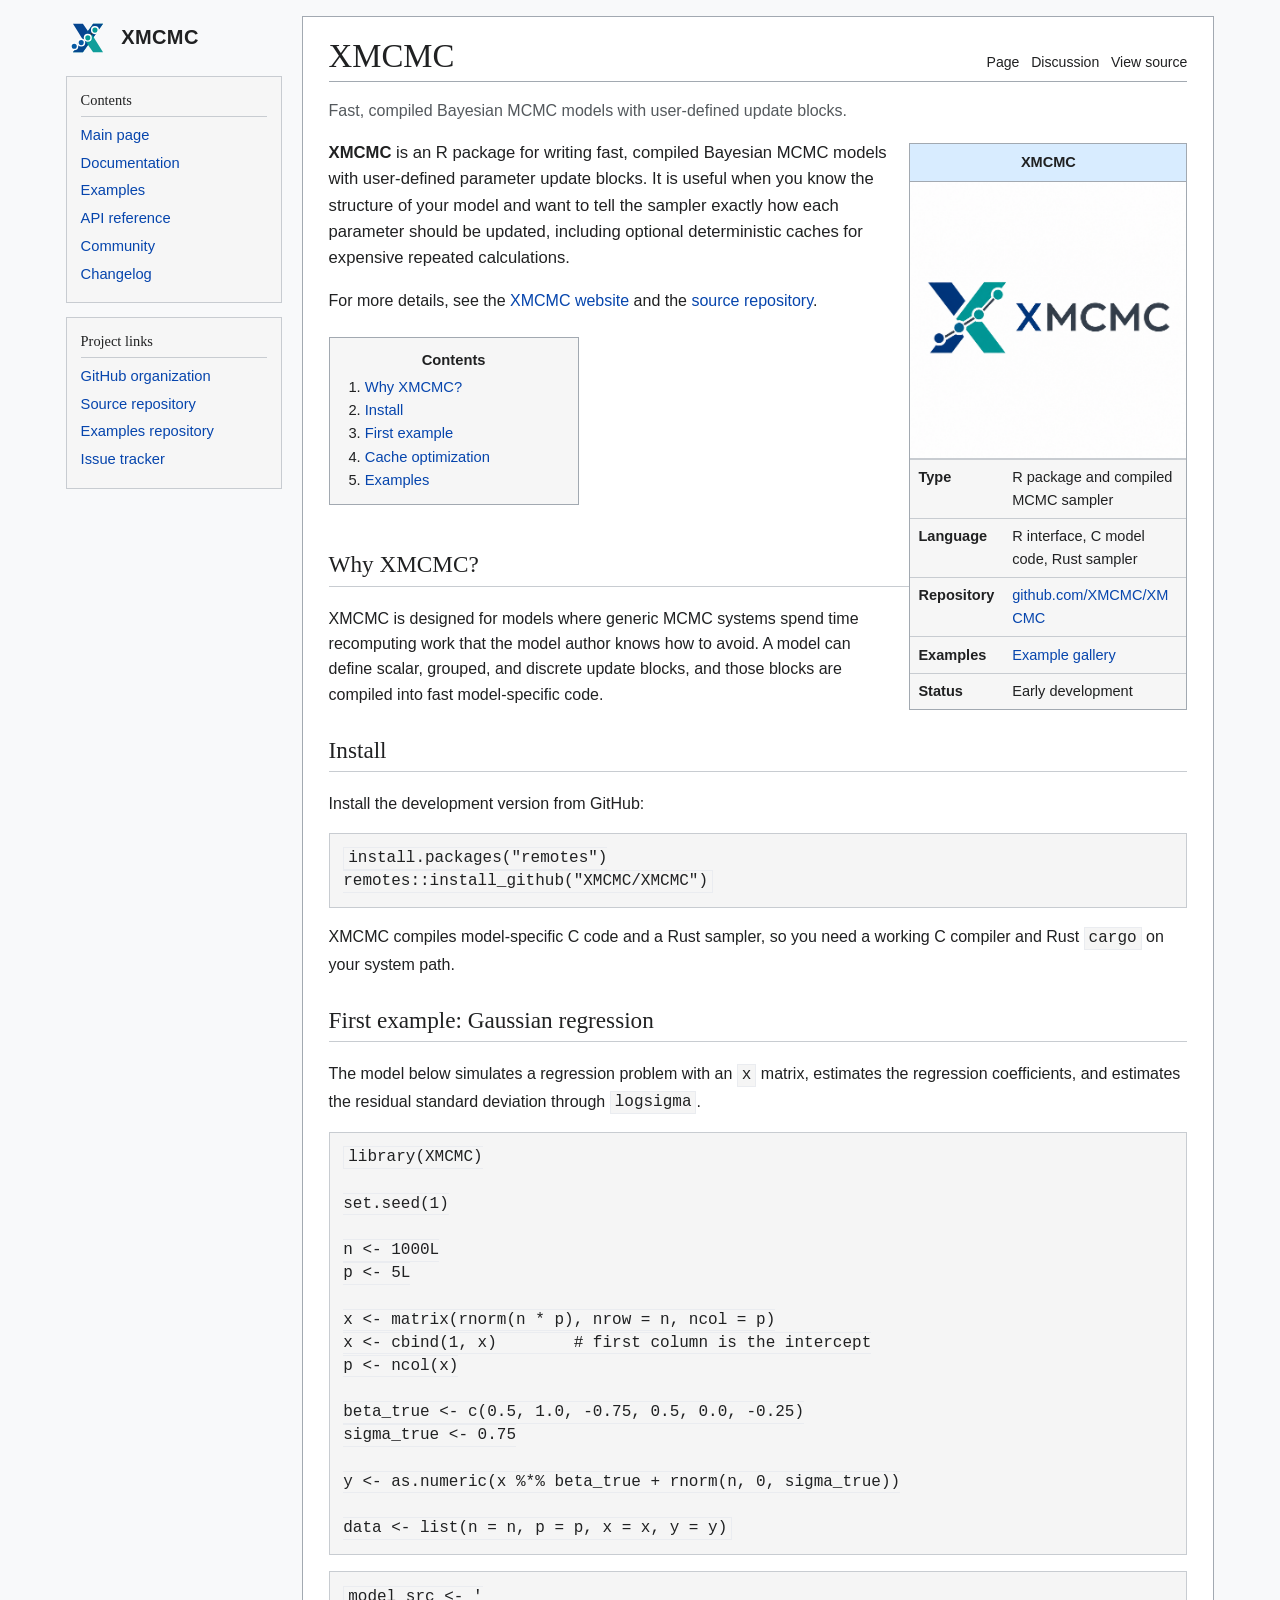
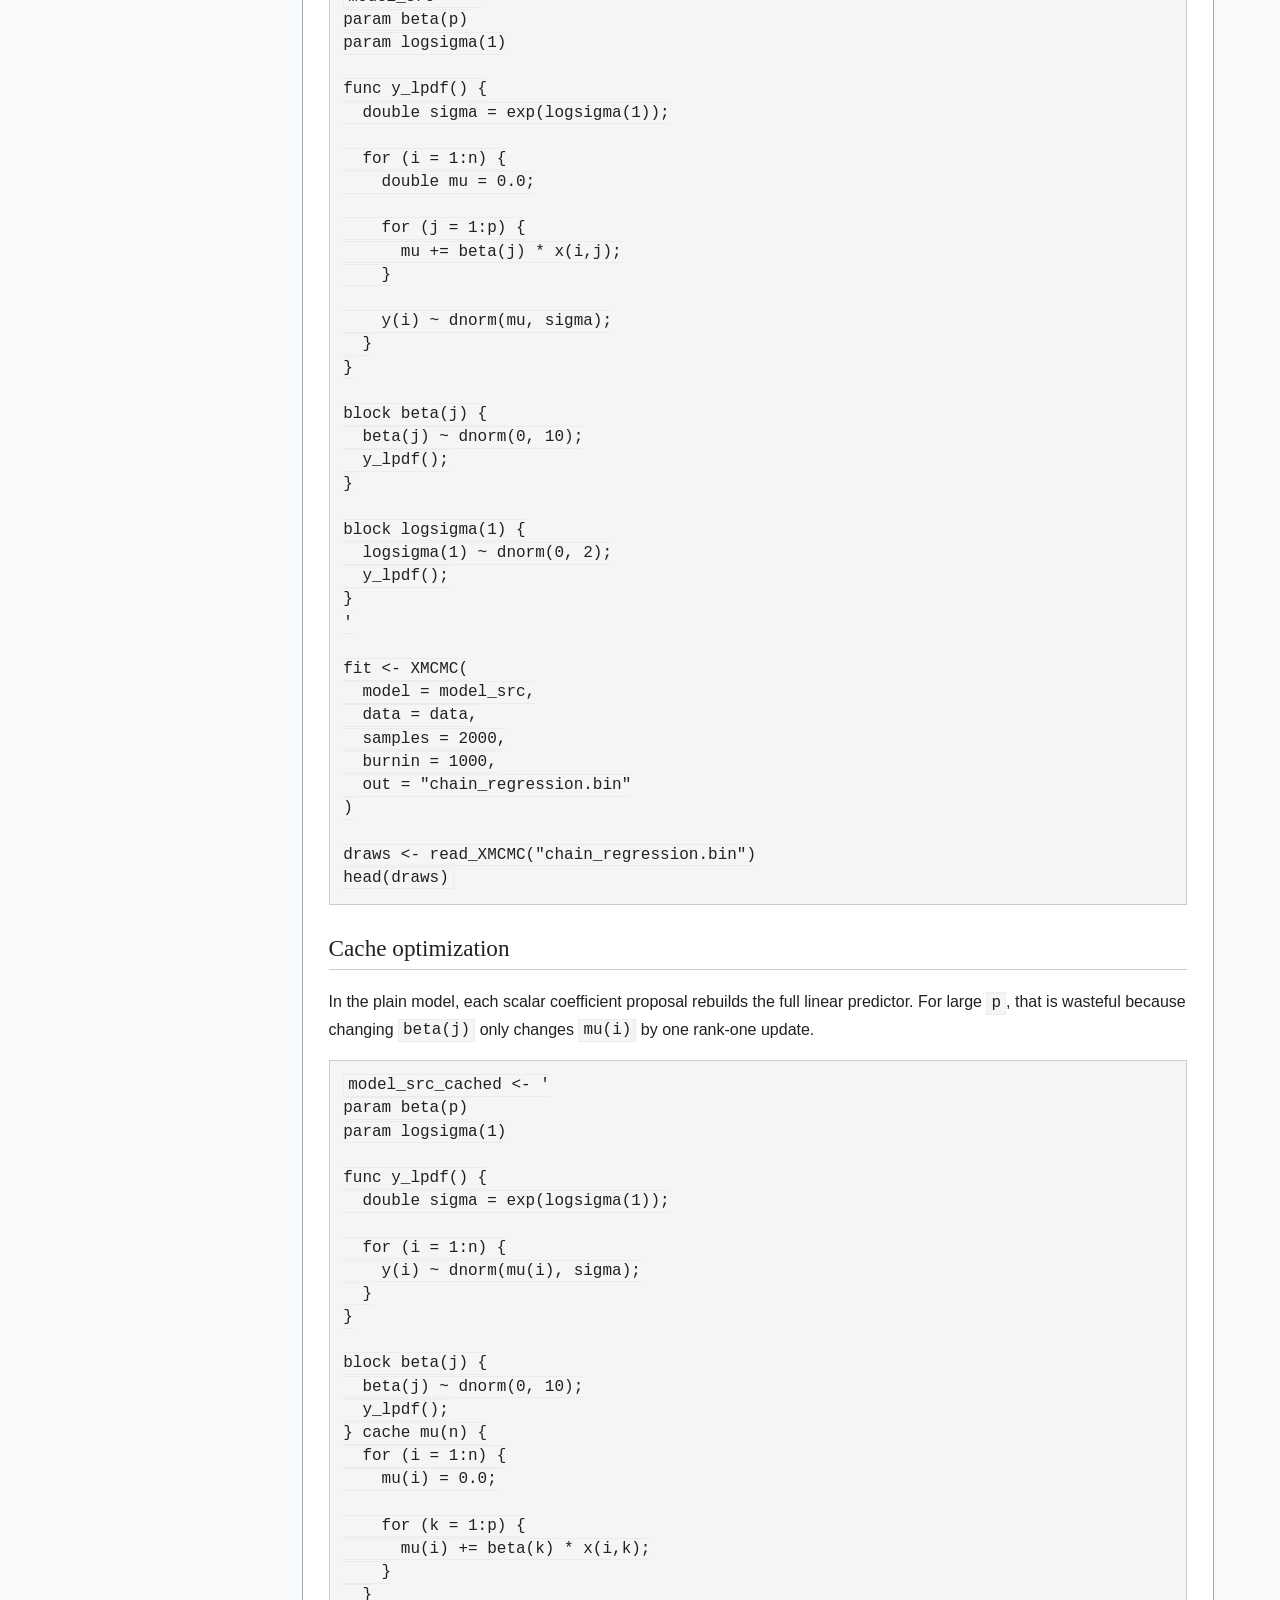
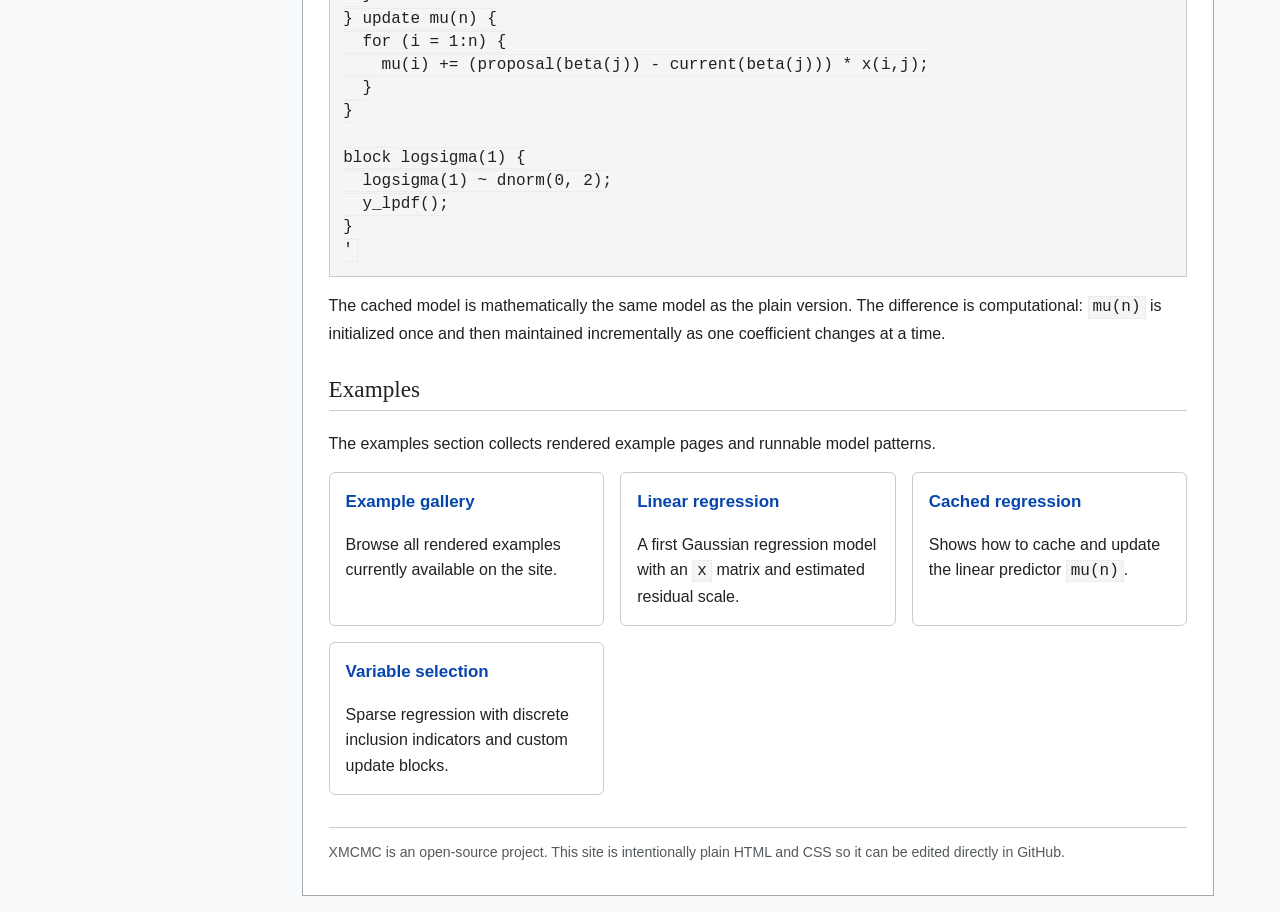
<file: index.html>
<!doctype html>
<html lang="en">
<head>
    <!-- Google tag (gtag.js) -->
<script async src="https://www.googletagmanager.com/gtag/js?id=G-52WJGMN9FE"></script>
<script>
  window.dataLayer = window.dataLayer || [];
  function gtag(){dataLayer.push(arguments);}
  gtag('js', new Date());

  gtag('config', 'G-52WJGMN9FE');
</script>
  <meta charset="utf-8">
  <meta name="viewport" content="width=device-width, initial-scale=1">
  <title>XMCMC</title>
  <meta name="description" content="XMCMC is an R package for writing fast, compiled Bayesian MCMC models with user-defined update blocks and deterministic caches.">
  <link rel="icon" href="assets/xmcmc-mark.svg" type="image/svg+xml">
  <link rel="stylesheet" href="assets/style.css">
  <style>
    .infobox {
      box-sizing: border-box;
      max-width: 320px;
      overflow: hidden;
    }

    .infobox img {
      box-sizing: border-box;
      max-width: 100%;
      height: auto;
      display: block;
    }

    .infobox table {
      box-sizing: border-box;
      width: 100%;
      max-width: 100%;
      table-layout: fixed;
      border-collapse: collapse;
    }

    .infobox th,
    .infobox td {
      box-sizing: border-box;
      overflow-wrap: anywhere;
      word-break: normal;
    }

    .infobox th {
      width: 34%;
    }

    .cards {
      display: grid;
      grid-template-columns: repeat(auto-fit, minmax(220px, 1fr));
      gap: 1rem;
      margin: 1rem 0;
    }

    .card {
      border: 1px solid #c8ccd1;
      border-radius: 6px;
      padding: 1rem;
      background: #fff;
    }

    .card h3 {
      margin-top: 0;
      margin-bottom: 0.4rem;
    }

    .card p {
      margin-bottom: 0;
    }

    .install {
      margin-top: 0.5rem;
    }
  </style>
</head>


<body>
  <div class="site-shell">

<aside class="sidebar">
  <a class="brand" href="index.html"><img src="assets/xmcmc-mark.svg" alt="XMCMC mark"><strong>XMCMC</strong></a>
  <nav class="navbox" aria-label="Main navigation">
    <h2>Contents</h2>
    <ul>
      <li><a href="index.html">Main page</a></li>
      <li><a href="docs/index.html">Documentation</a></li>
      <li><a href="examples/index.html">Examples</a></li>
      <li><a href="reference/index.html">API reference</a></li>
      <li><a href="community/index.html">Community</a></li>
      <li><a href="changelog/index.html">Changelog</a></li>
    </ul>
  </nav>
  <div class="navbox">
    <h2>Project links</h2>
    <ul>
      <li><a href="https://github.com/XMCMC">GitHub organization</a></li>
      <li><a href="https://github.com/XMCMC/XMCMC">Source repository</a></li>
      <li><a href="https://github.com/XMCMC/XMCMC-examples">Examples repository</a></li>
      <li><a href="https://github.com/XMCMC/XMCMC/issues">Issue tracker</a></li>
    </ul>
  </div>
</aside>

    <main class="content clearfix">

<div class="topline"><h1>XMCMC</h1><div class="page-tabs">Page &nbsp; Discussion &nbsp; View source</div></div>
<p class="subtitle">Fast, compiled Bayesian MCMC models with user-defined update blocks.</p>

<aside class="infobox">
  <div class="infobox-title">XMCMC</div>
  <img src="assets/xmcmc-logo.png" alt="XMCMC logo">
  <table>
    <tr><th>Type</th><td>R package and compiled MCMC sampler</td></tr>
    <tr><th>Language</th><td>R interface, C model code, Rust sampler</td></tr>
    <tr><th>Repository</th><td><a href="https://github.com/XMCMC/XMCMC">github.com/XMCMC/XMCMC</a></td></tr>
    <tr><th>Examples</th><td><a href="examples/index.html">Example gallery</a></td></tr>
    <tr><th>Status</th><td>Early development</td></tr>
  </table>
</aside>

<p class="lede"><strong>XMCMC</strong> is an R package for writing fast, compiled Bayesian MCMC models with user-defined parameter update blocks. It is useful when you know the structure of your model and want to tell the sampler exactly how each parameter should be updated, including optional deterministic caches for expensive repeated calculations.</p>

<p>For more details, see the <a href="https://xmcmc.github.io">XMCMC website</a> and the <a href="https://github.com/XMCMC/XMCMC">source repository</a>.</p>

<nav class="toc" aria-label="Table of contents">
  <strong>Contents</strong>
  <ol>
    <li><a href="#why-xmcmc">Why XMCMC?</a></li>
    <li><a href="#install">Install</a></li>
    <li><a href="#first-example">First example</a></li>
    <li><a href="#cache-optimization">Cache optimization</a></li>
    <li><a href="#examples">Examples</a></li>
  </ol>
</nav>

<h2 id="why-xmcmc">Why XMCMC?</h2>
<p>XMCMC is designed for models where generic MCMC systems spend time recomputing work that the model author knows how to avoid. A model can define scalar, grouped, and discrete update blocks, and those blocks are compiled into fast model-specific code.</p>

<h2 id="install">Install</h2>
<p>Install the development version from GitHub:</p>

<pre class="install"><code>install.packages("remotes")
remotes::install_github("XMCMC/XMCMC")</code></pre>

<p>XMCMC compiles model-specific C code and a Rust sampler, so you need a working C compiler and Rust <code>cargo</code> on your system path.</p>

<h2 id="first-example">First example: Gaussian regression</h2>
<p>The model below simulates a regression problem with an <code>x</code> matrix, estimates the regression coefficients, and estimates the residual standard deviation through <code>logsigma</code>.</p>

<pre><code>library(XMCMC)

set.seed(1)

n &lt;- 1000L
p &lt;- 5L

x &lt;- matrix(rnorm(n * p), nrow = n, ncol = p)
x &lt;- cbind(1, x)        # first column is the intercept
p &lt;- ncol(x)

beta_true &lt;- c(0.5, 1.0, -0.75, 0.5, 0.0, -0.25)
sigma_true &lt;- 0.75

y &lt;- as.numeric(x %*% beta_true + rnorm(n, 0, sigma_true))

data &lt;- list(n = n, p = p, x = x, y = y)</code></pre>

<pre><code>model_src &lt;- '
param beta(p)
param logsigma(1)

func y_lpdf() {
  double sigma = exp(logsigma(1));

  for (i = 1:n) {
    double mu = 0.0;

    for (j = 1:p) {
      mu += beta(j) * x(i,j);
    }

    y(i) ~ dnorm(mu, sigma);
  }
}

block beta(j) {
  beta(j) ~ dnorm(0, 10);
  y_lpdf();
}

block logsigma(1) {
  logsigma(1) ~ dnorm(0, 2);
  y_lpdf();
}
'

fit &lt;- XMCMC(
  model = model_src,
  data = data,
  samples = 2000,
  burnin = 1000,
  out = "chain_regression.bin"
)

draws &lt;- read_XMCMC("chain_regression.bin")
head(draws)</code></pre>

<h2 id="cache-optimization">Cache optimization</h2>
<p>In the plain model, each scalar coefficient proposal rebuilds the full linear predictor. For large <code>p</code>, that is wasteful because changing <code>beta(j)</code> only changes <code>mu(i)</code> by one rank-one update.</p>

<pre><code>model_src_cached &lt;- '
param beta(p)
param logsigma(1)

func y_lpdf() {
  double sigma = exp(logsigma(1));

  for (i = 1:n) {
    y(i) ~ dnorm(mu(i), sigma);
  }
}

block beta(j) {
  beta(j) ~ dnorm(0, 10);
  y_lpdf();
} cache mu(n) {
  for (i = 1:n) {
    mu(i) = 0.0;

    for (k = 1:p) {
      mu(i) += beta(k) * x(i,k);
    }
  }
} update mu(n) {
  for (i = 1:n) {
    mu(i) += (proposal(beta(j)) - current(beta(j))) * x(i,j);
  }
}

block logsigma(1) {
  logsigma(1) ~ dnorm(0, 2);
  y_lpdf();
}
'</code></pre>

<p>The cached model is mathematically the same model as the plain version. The difference is computational: <code>mu(n)</code> is initialized once and then maintained incrementally as one coefficient changes at a time.</p>

<h2 id="examples">Examples</h2>
<p>The examples section collects rendered example pages and runnable model patterns.</p>

<div class="cards">
  <section class="card">
    <h3><a href="examples/index.html">Example gallery</a></h3>
    <p>Browse all rendered examples currently available on the site.</p>
  </section>
  <section class="card">
    <h3><a href="examples/linear-regression.html">Linear regression</a></h3>
    <p>A first Gaussian regression model with an <code>x</code> matrix and estimated residual scale.</p>
  </section>
  <section class="card">
    <h3><a href="examples/cached-regression.html">Cached regression</a></h3>
    <p>Shows how to cache and update the linear predictor <code>mu(n)</code>.</p>
  </section>
  <section class="card">
    <h3><a href="examples/variable-selection.html">Variable selection</a></h3>
    <p>Sparse regression with discrete inclusion indicators and custom update blocks.</p>
  </section>
</div>

<footer>XMCMC is an open-source project. This site is intentionally plain HTML and CSS so it can be edited directly in GitHub.</footer>
    </main>
  </div>
</body>
</html>
</file>
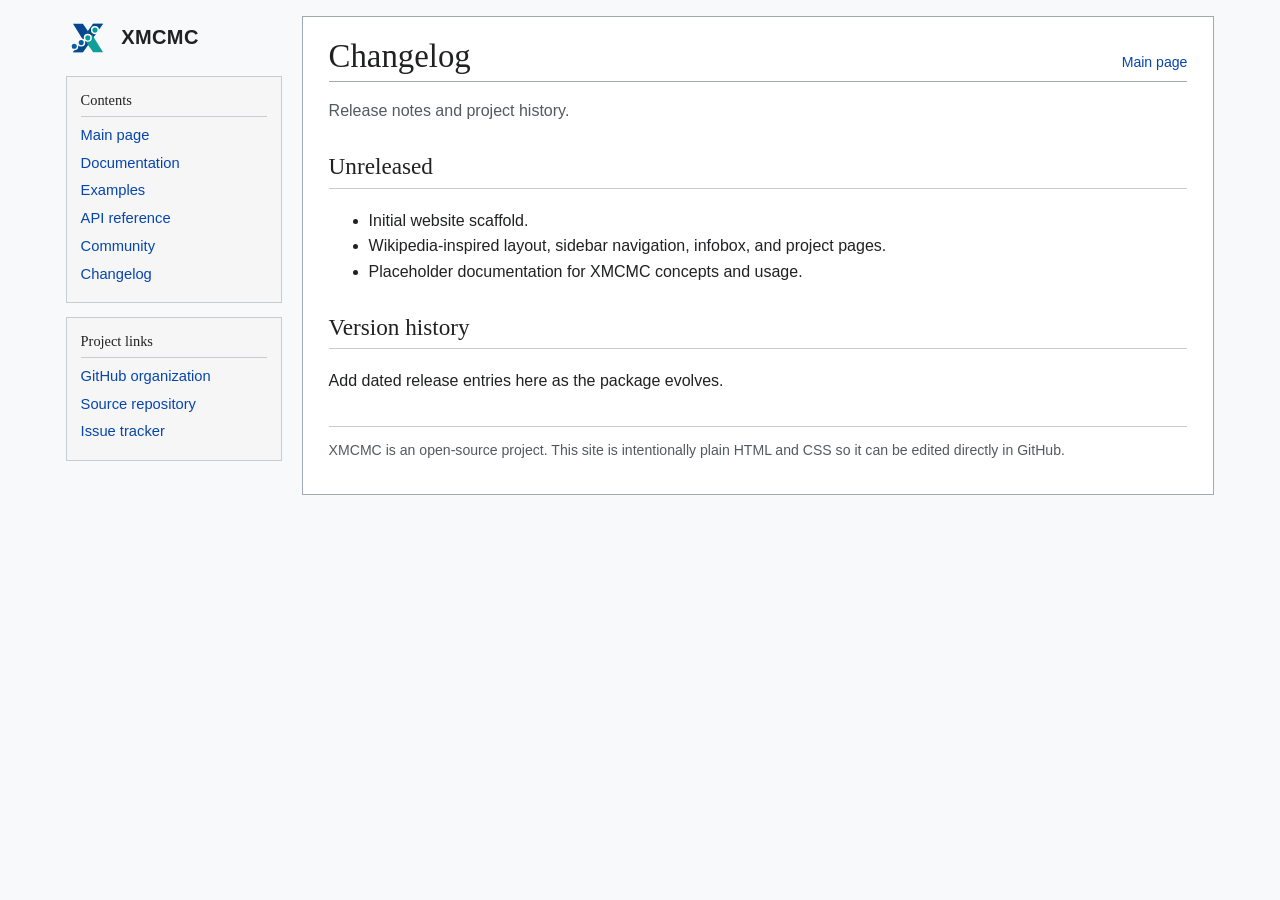
<file: changelog/index.html>
<!doctype html>
<html lang="en">
<head>
    <!-- Google tag (gtag.js) -->
<script async src="https://www.googletagmanager.com/gtag/js?id=G-52WJGMN9FE"></script>
<script>
  window.dataLayer = window.dataLayer || [];
  function gtag(){dataLayer.push(arguments);}
  gtag('js', new Date());

  gtag('config', 'G-52WJGMN9FE');
</script>
  <meta charset="utf-8">
  <meta name="viewport" content="width=device-width, initial-scale=1">
  <title>Changelog - XMCMC</title>
  <meta name="description" content="XMCMC, a general-purpose Markov chain Monte Carlo sampler.">
  <link rel="icon" href="../assets/xmcmc-mark.svg" type="image/svg+xml">
  <link rel="stylesheet" href="../assets/style.css">
</head>


<body>
  <div class="site-shell">
    
<aside class="sidebar">
  <a class="brand" href="../index.html"><img src="../assets/xmcmc-mark.svg" alt="XMCMC mark"><strong>XMCMC</strong></a>
  <nav class="navbox" aria-label="Main navigation">
    <h2>Contents</h2>
    <ul>
      <li><a href="../index.html">Main page</a></li>
      <li><a href="../docs/index.html">Documentation</a></li>
      <li><a href="../examples/index.html">Examples</a></li>
      <li><a href="../reference/index.html">API reference</a></li>
      <li><a href="../community/index.html">Community</a></li>
      <li><a href="../changelog/index.html">Changelog</a></li>
    </ul>
  </nav>
  <div class="navbox">
    <h2>Project links</h2>
    <ul>
      <li><a href="https://github.com/XMCMC">GitHub organization</a></li>
      <li><a href="https://github.com/XMCMC/XMCMC">Source repository</a></li>
      <li><a href="https://github.com/XMCMC/XMCMC/issues">Issue tracker</a></li>
    </ul>
  </div>
</aside>
    <main class="content clearfix">
      
<div class="topline"><h1>Changelog</h1><div class="page-tabs"><a href="../index.html">Main page</a></div></div>
<p class="subtitle">Release notes and project history.</p>
<h2>Unreleased</h2>
<ul><li>Initial website scaffold.</li><li>Wikipedia-inspired layout, sidebar navigation, infobox, and project pages.</li><li>Placeholder documentation for XMCMC concepts and usage.</li></ul>
<h2>Version history</h2>
<p>Add dated release entries here as the package evolves.</p>

      <footer>XMCMC is an open-source project. This site is intentionally plain HTML and CSS so it can be edited directly in GitHub.</footer>
    </main>
  </div>
</body>
</html>
</file>
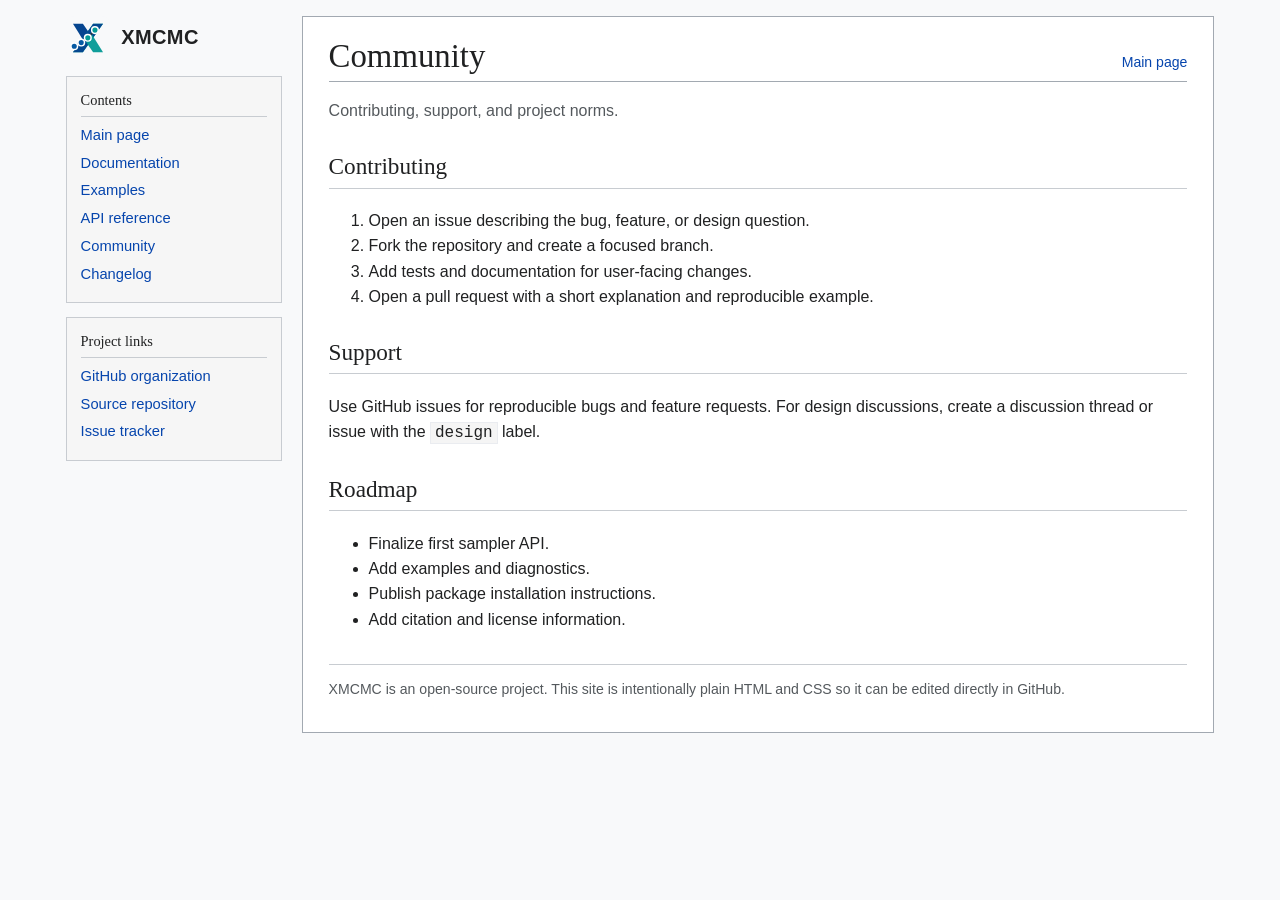
<file: community/index.html>
<!doctype html>
<html lang="en">
<head>
    <!-- Google tag (gtag.js) -->
<script async src="https://www.googletagmanager.com/gtag/js?id=G-52WJGMN9FE"></script>
<script>
  window.dataLayer = window.dataLayer || [];
  function gtag(){dataLayer.push(arguments);}
  gtag('js', new Date());

  gtag('config', 'G-52WJGMN9FE');
</script>
  <meta charset="utf-8">
  <meta name="viewport" content="width=device-width, initial-scale=1">
  <title>Community - XMCMC</title>
  <meta name="description" content="XMCMC, a general-purpose Markov chain Monte Carlo sampler.">
  <link rel="icon" href="../assets/xmcmc-mark.svg" type="image/svg+xml">
  <link rel="stylesheet" href="../assets/style.css">
</head>


<body>
  <div class="site-shell">
    
<aside class="sidebar">
  <a class="brand" href="../index.html"><img src="../assets/xmcmc-mark.svg" alt="XMCMC mark"><strong>XMCMC</strong></a>
  <nav class="navbox" aria-label="Main navigation">
    <h2>Contents</h2>
    <ul>
      <li><a href="../index.html">Main page</a></li>
      <li><a href="../docs/index.html">Documentation</a></li>
      <li><a href="../examples/index.html">Examples</a></li>
      <li><a href="../reference/index.html">API reference</a></li>
      <li><a href="../community/index.html">Community</a></li>
      <li><a href="../changelog/index.html">Changelog</a></li>
    </ul>
  </nav>
  <div class="navbox">
    <h2>Project links</h2>
    <ul>
      <li><a href="https://github.com/XMCMC">GitHub organization</a></li>
      <li><a href="https://github.com/XMCMC/XMCMC">Source repository</a></li>
      <li><a href="https://github.com/XMCMC/XMCMC/issues">Issue tracker</a></li>
    </ul>
  </div>
</aside>
    <main class="content clearfix">
      
<div class="topline"><h1>Community</h1><div class="page-tabs"><a href="../index.html">Main page</a></div></div>
<p class="subtitle">Contributing, support, and project norms.</p>
<h2>Contributing</h2>
<ol><li>Open an issue describing the bug, feature, or design question.</li><li>Fork the repository and create a focused branch.</li><li>Add tests and documentation for user-facing changes.</li><li>Open a pull request with a short explanation and reproducible example.</li></ol>
<h2>Support</h2>
<p>Use GitHub issues for reproducible bugs and feature requests. For design discussions, create a discussion thread or issue with the <code>design</code> label.</p>
<h2>Roadmap</h2>
<ul><li>Finalize first sampler API.</li><li>Add examples and diagnostics.</li><li>Publish package installation instructions.</li><li>Add citation and license information.</li></ul>

      <footer>XMCMC is an open-source project. This site is intentionally plain HTML and CSS so it can be edited directly in GitHub.</footer>
    </main>
  </div>
</body>
</html>
</file>
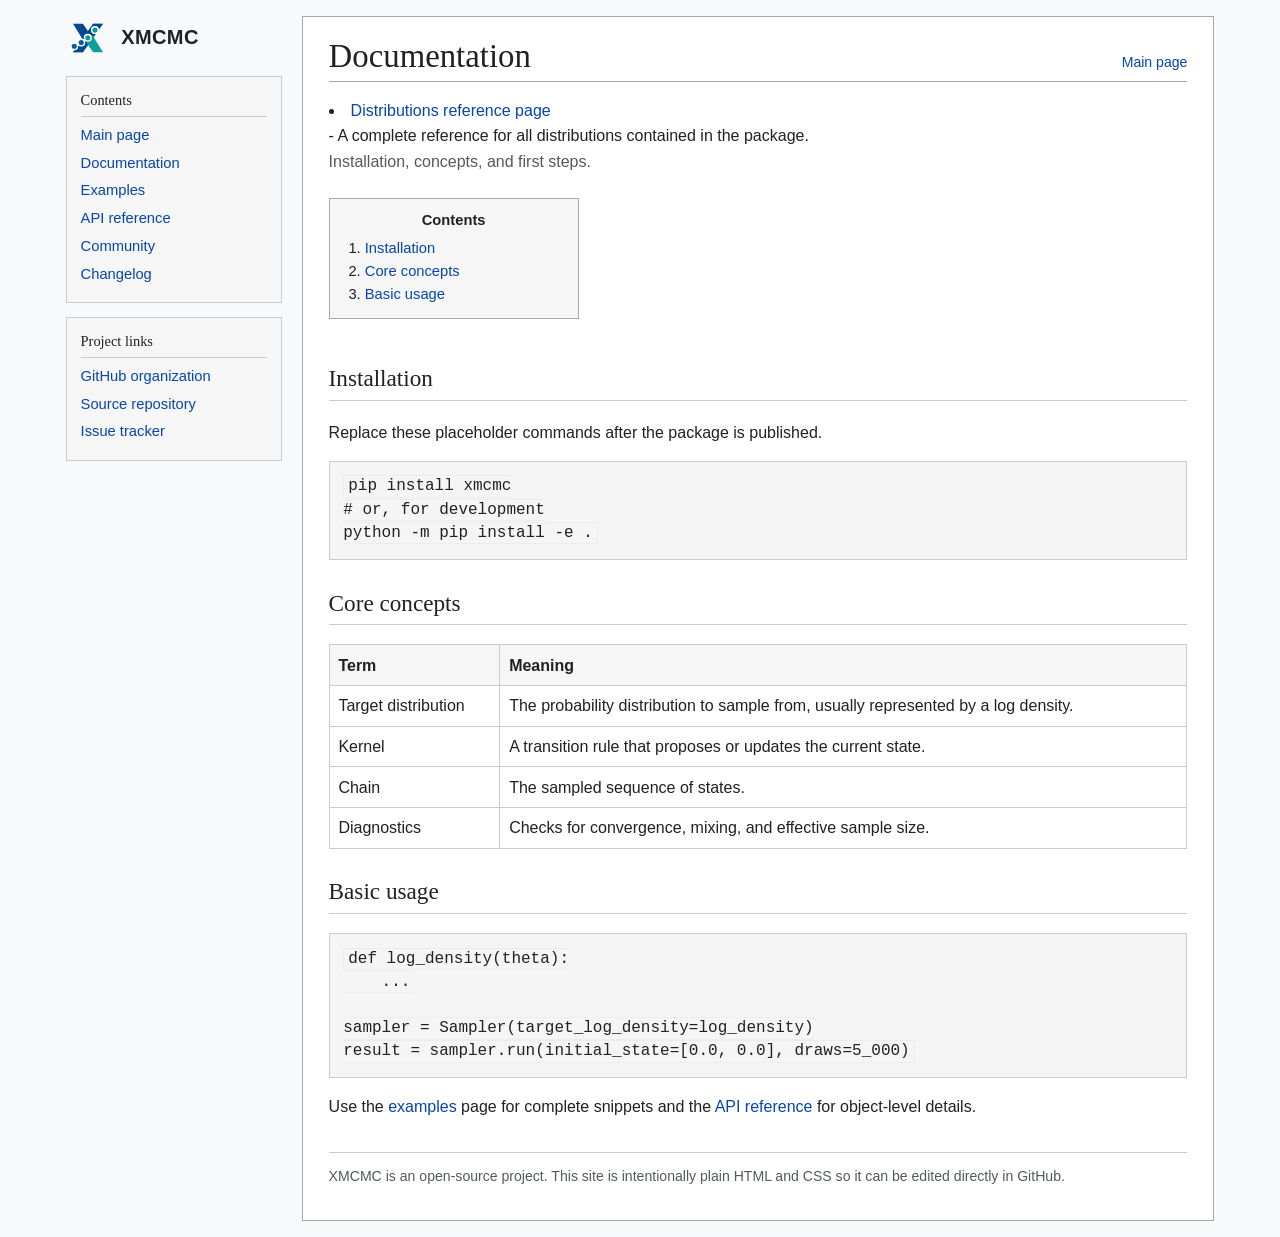
<file: docs/index.html>
<!doctype html>
<html lang="en">
<head>
    <!-- Google tag (gtag.js) -->
<script async src="https://www.googletagmanager.com/gtag/js?id=G-52WJGMN9FE"></script>
<script>
  window.dataLayer = window.dataLayer || [];
  function gtag(){dataLayer.push(arguments);}
  gtag('js', new Date());

  gtag('config', 'G-52WJGMN9FE');
</script>

  <meta charset="utf-8">
  <meta name="viewport" content="width=device-width, initial-scale=1">
  <title>Documentation - XMCMC</title>
  <meta name="description" content="XMCMC, a general-purpose Markov chain Monte Carlo sampler.">
  <link rel="icon" href="../assets/xmcmc-mark.svg" type="image/svg+xml">
  <link rel="stylesheet" href="../assets/style.css">
</head>

<body>
  <div class="site-shell">
    
<aside class="sidebar">
  <a class="brand" href="../index.html"><img src="../assets/xmcmc-mark.svg" alt="XMCMC mark"><strong>XMCMC</strong></a>
  <nav class="navbox" aria-label="Main navigation">
    <h2>Contents</h2>
    <ul>
      <li><a href="../index.html">Main page</a></li>
      <li><a href="../docs/index.html">Documentation</a></li>
      <li><a href="../examples/index.html">Examples</a></li>
      <li><a href="../reference/index.html">API reference</a></li>
      <li><a href="../community/index.html">Community</a></li>
      <li><a href="../changelog/index.html">Changelog</a></li>
    </ul>
  </nav>
  <div class="navbox">
    <h2>Project links</h2>
    <ul>
      <li><a href="https://github.com/XMCMC">GitHub organization</a></li>
      <li><a href="https://github.com/XMCMC/XMCMC">Source repository</a></li>
      <li><a href="https://github.com/XMCMC/XMCMC/issues">Issue tracker</a></li>
    </ul>
  </div>
</aside>
    <main class="content clearfix">
      
<div class="topline"><h1>Documentation</h1><div class="page-tabs"><a href="../index.html">Main page</a></div></div>
<li><a href="distributions.html">Distributions reference page</a></li> - A complete reference for all distributions contained in the package.
<p class="subtitle">Installation, concepts, and first steps.</p>
<nav class="toc"><strong>Contents</strong><ol><li><a href="#installation">Installation</a></li><li><a href="#concepts">Core concepts</a></li><li><a href="#usage">Basic usage</a></li></ol></nav>
<h2 id="installation">Installation</h2>
<p>Replace these placeholder commands after the package is published.</p>
<pre><code>pip install xmcmc
# or, for development
python -m pip install -e .</code></pre>
<h2 id="concepts">Core concepts</h2>
<table class="data"><tr><th>Term</th><th>Meaning</th></tr><tr><td>Target distribution</td><td>The probability distribution to sample from, usually represented by a log density.</td></tr><tr><td>Kernel</td><td>A transition rule that proposes or updates the current state.</td></tr><tr><td>Chain</td><td>The sampled sequence of states.</td></tr><tr><td>Diagnostics</td><td>Checks for convergence, mixing, and effective sample size.</td></tr></table>
<h2 id="usage">Basic usage</h2>
<pre><code>def log_density(theta):
    ...

sampler = Sampler(target_log_density=log_density)
result = sampler.run(initial_state=[0.0, 0.0], draws=5_000)</code></pre>
<p>Use the <a href="../examples/index.html">examples</a> page for complete snippets and the <a href="../reference/index.html">API reference</a> for object-level details.</p>

      <footer>XMCMC is an open-source project. This site is intentionally plain HTML and CSS so it can be edited directly in GitHub.</footer>
    </main>
  </div>
</body>
</html>
</file>
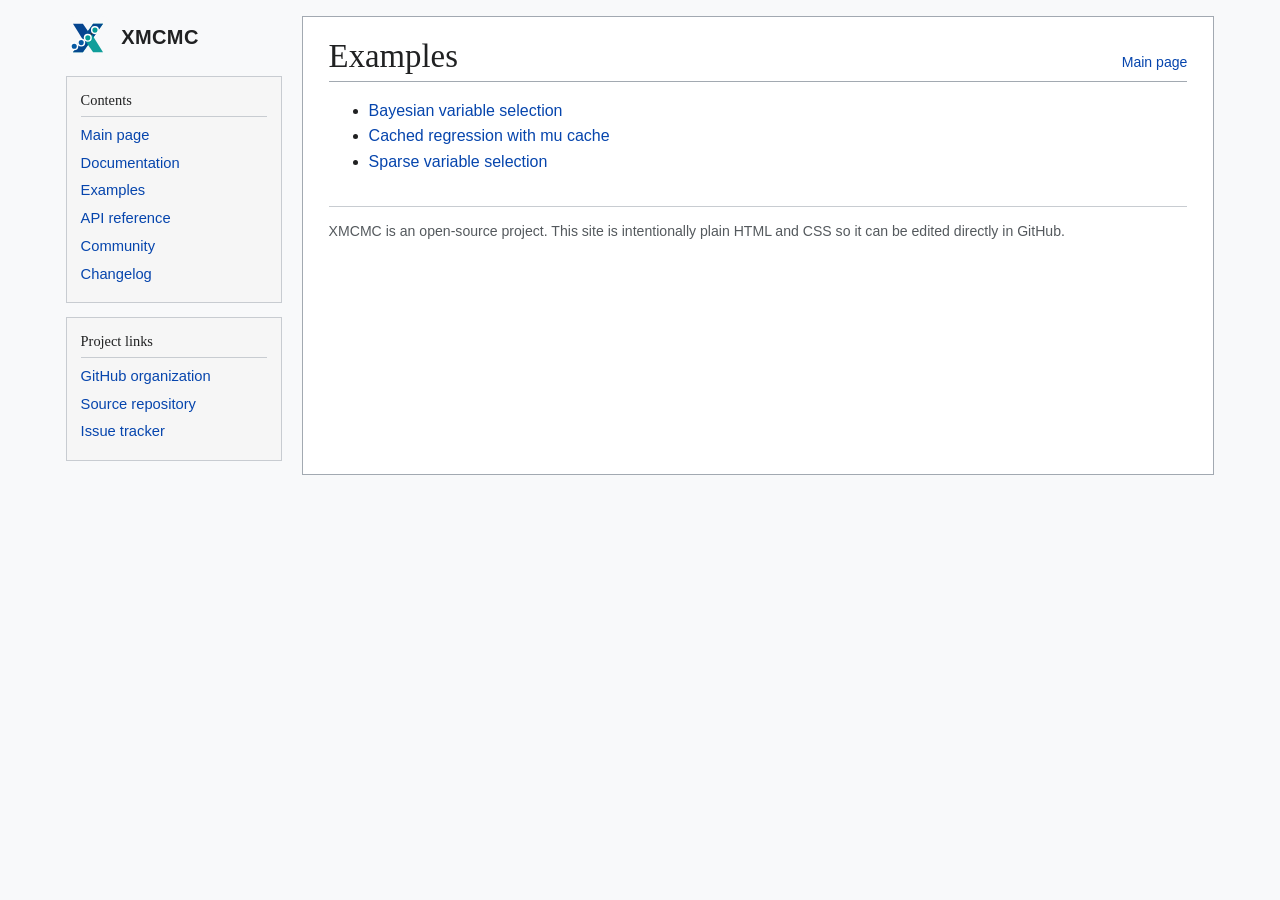
<file: examples/index.html>
<!doctype html>
<html lang="en">
<head>
    <!-- Google tag (gtag.js) -->
<script async src="https://www.googletagmanager.com/gtag/js?id=G-52WJGMN9FE"></script>
<script>
  window.dataLayer = window.dataLayer || [];
  function gtag(){dataLayer.push(arguments);}
  gtag('js', new Date());

  gtag('config', 'G-52WJGMN9FE');
</script>
  <meta charset="utf-8">
  <meta name="viewport" content="width=device-width, initial-scale=1">
  <title>Examples - XMCMC</title>
  <meta name="description" content="XMCMC, a general-purpose Markov chain Monte Carlo sampler.">
  <link rel="icon" href="../assets/xmcmc-mark.svg" type="image/svg+xml">
  <link rel="stylesheet" href="../assets/style.css">
</head>


<body>
  <div class="site-shell">
    
<aside class="sidebar">
  <a class="brand" href="../index.html"><img src="../assets/xmcmc-mark.svg" alt="XMCMC mark"><strong>XMCMC</strong></a>
  <nav class="navbox" aria-label="Main navigation">
    <h2>Contents</h2>
    <ul>
      <li><a href="../index.html">Main page</a></li>
      <li><a href="../docs/index.html">Documentation</a></li>
      <li><a href="../examples/index.html">Examples</a></li>
      <li><a href="../reference/index.html">API reference</a></li>
      <li><a href="../community/index.html">Community</a></li>
      <li><a href="../changelog/index.html">Changelog</a></li>
    </ul>
  </nav>
  <div class="navbox">
    <h2>Project links</h2>
    <ul>
      <li><a href="https://github.com/XMCMC">GitHub organization</a></li>
      <li><a href="https://github.com/XMCMC/XMCMC">Source repository</a></li>
      <li><a href="https://github.com/XMCMC/XMCMC/issues">Issue tracker</a></li>
    </ul>
  </div>
</aside>
    <main class="content clearfix">
      
<div class="topline"><h1>Examples</h1><div class="page-tabs"><a href="../index.html">Main page</a></div></div>
<ul>
    <li><a href="bayesian-variable-selection-01.html">Bayesian variable selection</a></li>
    <li><a href="cached-regression.html">Cached regression with mu cache</a></li>
    <li><a href="variable-selection.html">Sparse variable selection</a></li>
</ul>
      <footer>XMCMC is an open-source project. This site is intentionally plain HTML and CSS so it can be edited directly in GitHub.</footer>
    </main>
  </div>
</body>
</html>
</file>
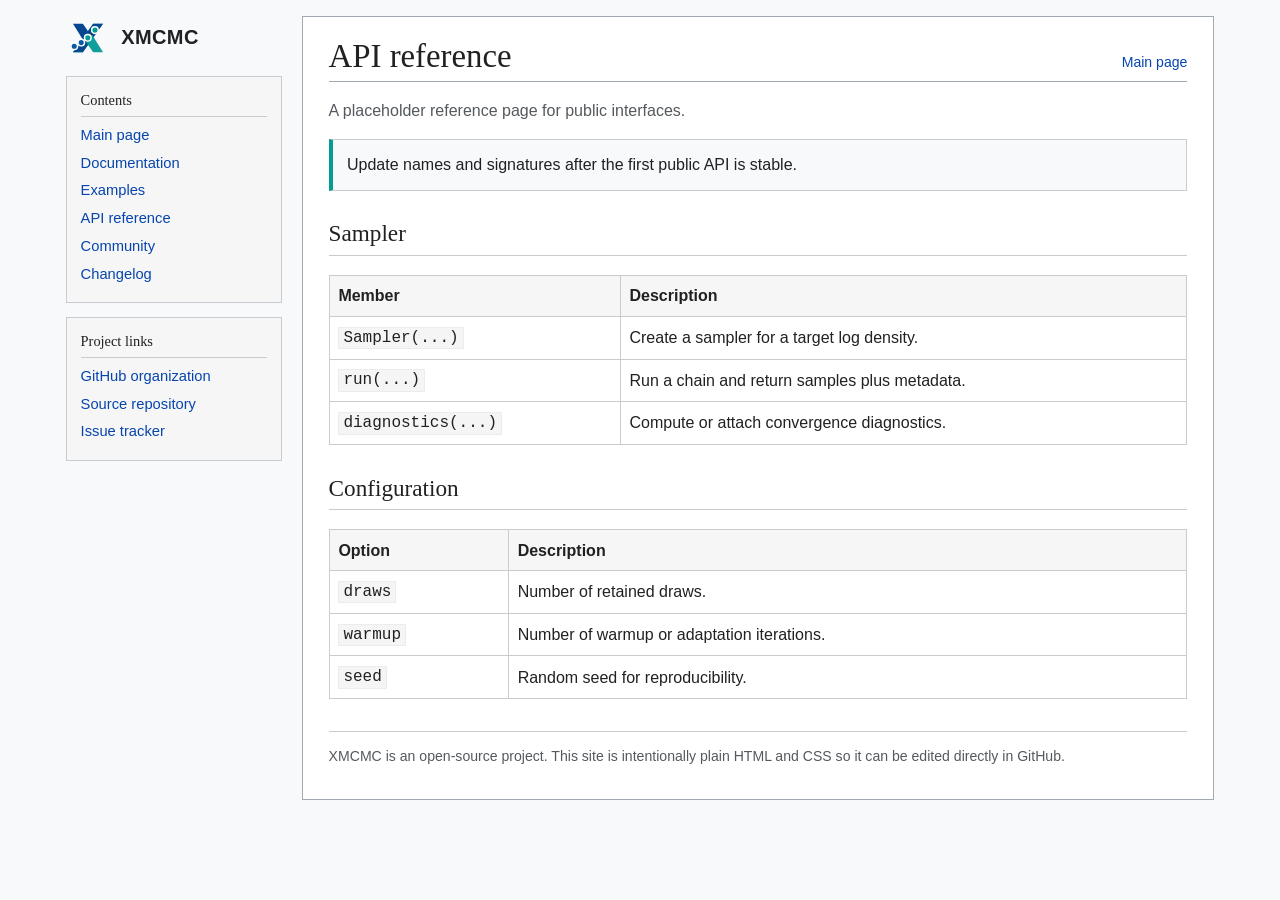
<file: reference/index.html>
<!doctype html>
<html lang="en">
<head>
    <!-- Google tag (gtag.js) -->
<script async src="https://www.googletagmanager.com/gtag/js?id=G-52WJGMN9FE"></script>
<script>
  window.dataLayer = window.dataLayer || [];
  function gtag(){dataLayer.push(arguments);}
  gtag('js', new Date());

  gtag('config', 'G-52WJGMN9FE');
</script>
  <meta charset="utf-8">
  <meta name="viewport" content="width=device-width, initial-scale=1">
  <title>API reference - XMCMC</title>
  <meta name="description" content="XMCMC, a general-purpose Markov chain Monte Carlo sampler.">
  <link rel="icon" href="../assets/xmcmc-mark.svg" type="image/svg+xml">
  <link rel="stylesheet" href="../assets/style.css">
</head>


<body>
  <div class="site-shell">
    
<aside class="sidebar">
  <a class="brand" href="../index.html"><img src="../assets/xmcmc-mark.svg" alt="XMCMC mark"><strong>XMCMC</strong></a>
  <nav class="navbox" aria-label="Main navigation">
    <h2>Contents</h2>
    <ul>
      <li><a href="../index.html">Main page</a></li>
      <li><a href="../docs/index.html">Documentation</a></li>
      <li><a href="../examples/index.html">Examples</a></li>
      <li><a href="../reference/index.html">API reference</a></li>
      <li><a href="../community/index.html">Community</a></li>
      <li><a href="../changelog/index.html">Changelog</a></li>
    </ul>
  </nav>
  <div class="navbox">
    <h2>Project links</h2>
    <ul>
      <li><a href="https://github.com/XMCMC">GitHub organization</a></li>
      <li><a href="https://github.com/XMCMC/XMCMC">Source repository</a></li>
      <li><a href="https://github.com/XMCMC/XMCMC/issues">Issue tracker</a></li>
    </ul>
  </div>
</aside>
    <main class="content clearfix">
      
<div class="topline"><h1>API reference</h1><div class="page-tabs"><a href="../index.html">Main page</a></div></div>
<p class="subtitle">A placeholder reference page for public interfaces.</p>
<div class="notice">Update names and signatures after the first public API is stable.</div>
<h2>Sampler</h2>
<table class="data"><tr><th>Member</th><th>Description</th></tr><tr><td><code>Sampler(...)</code></td><td>Create a sampler for a target log density.</td></tr><tr><td><code>run(...)</code></td><td>Run a chain and return samples plus metadata.</td></tr><tr><td><code>diagnostics(...)</code></td><td>Compute or attach convergence diagnostics.</td></tr></table>
<h2>Configuration</h2>
<table class="data"><tr><th>Option</th><th>Description</th></tr><tr><td><code>draws</code></td><td>Number of retained draws.</td></tr><tr><td><code>warmup</code></td><td>Number of warmup or adaptation iterations.</td></tr><tr><td><code>seed</code></td><td>Random seed for reproducibility.</td></tr></table>

      <footer>XMCMC is an open-source project. This site is intentionally plain HTML and CSS so it can be edited directly in GitHub.</footer>
    </main>
  </div>
</body>
</html>
</file>
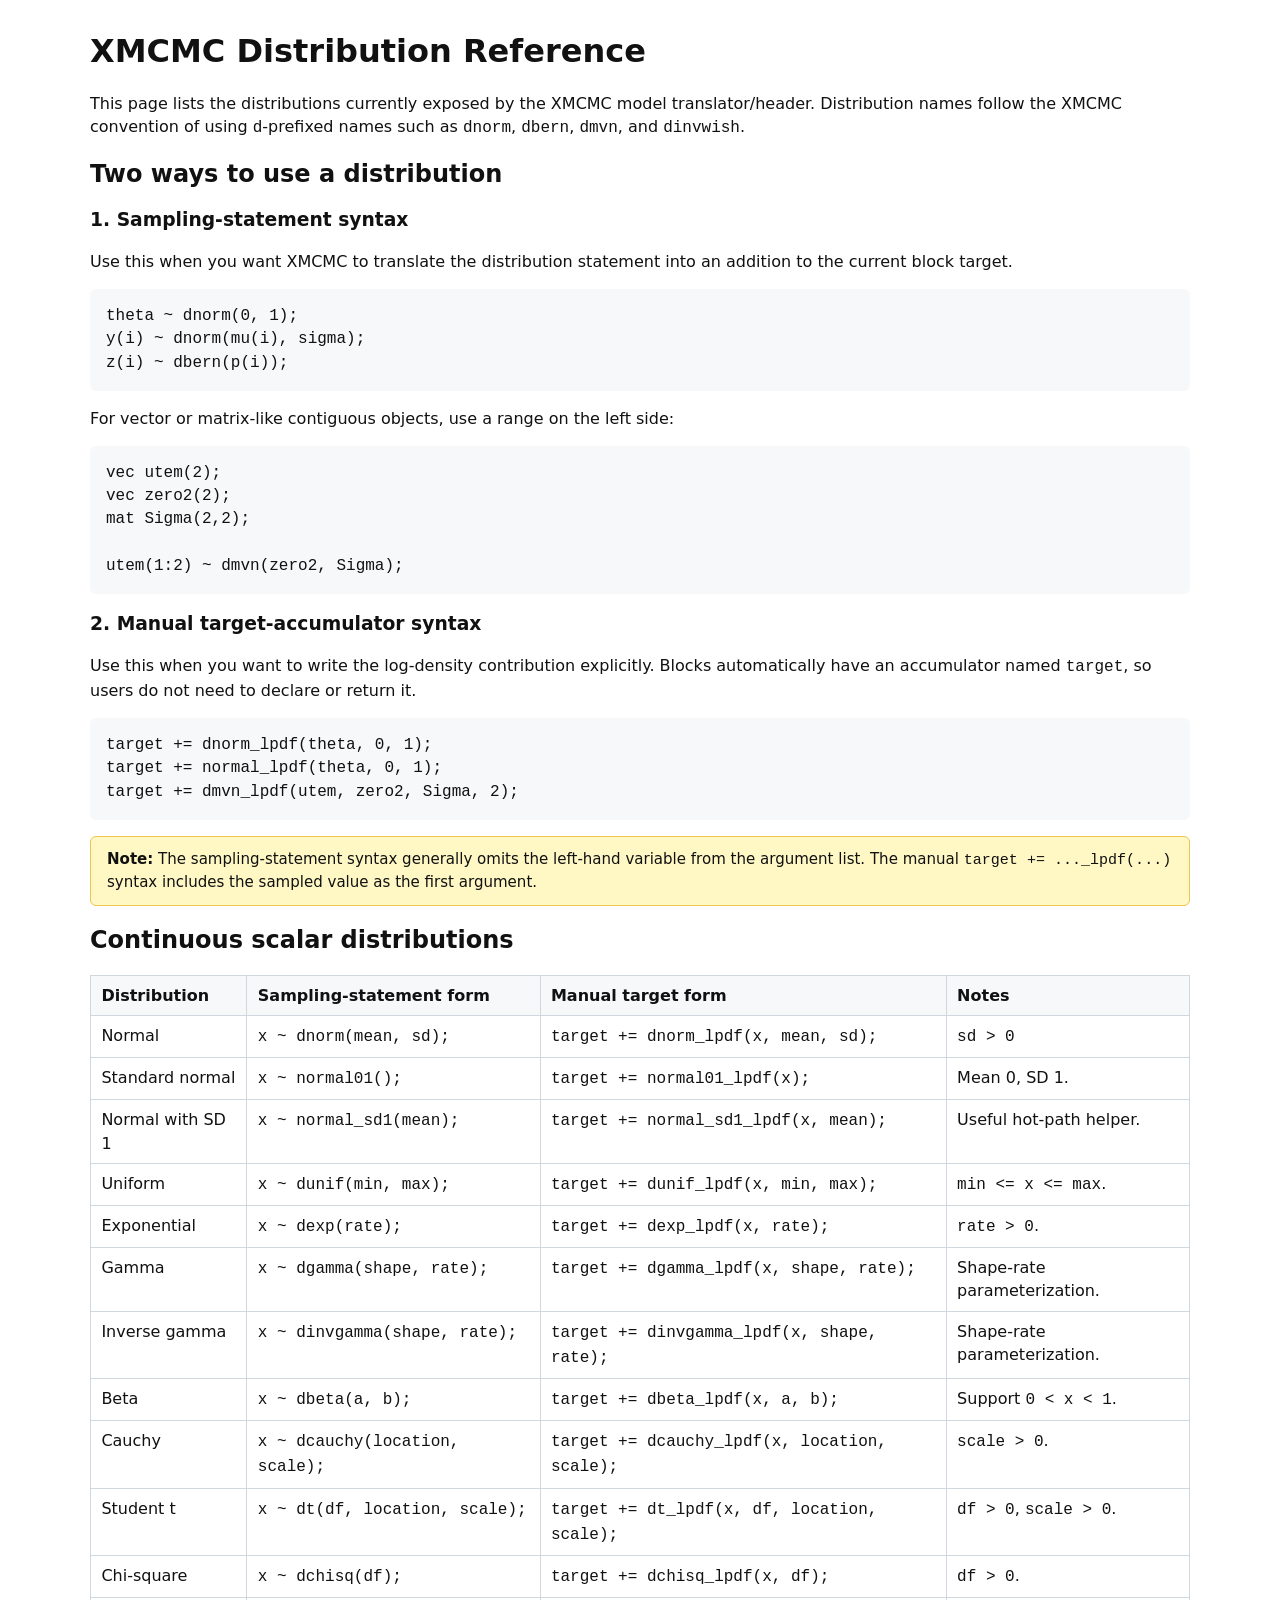
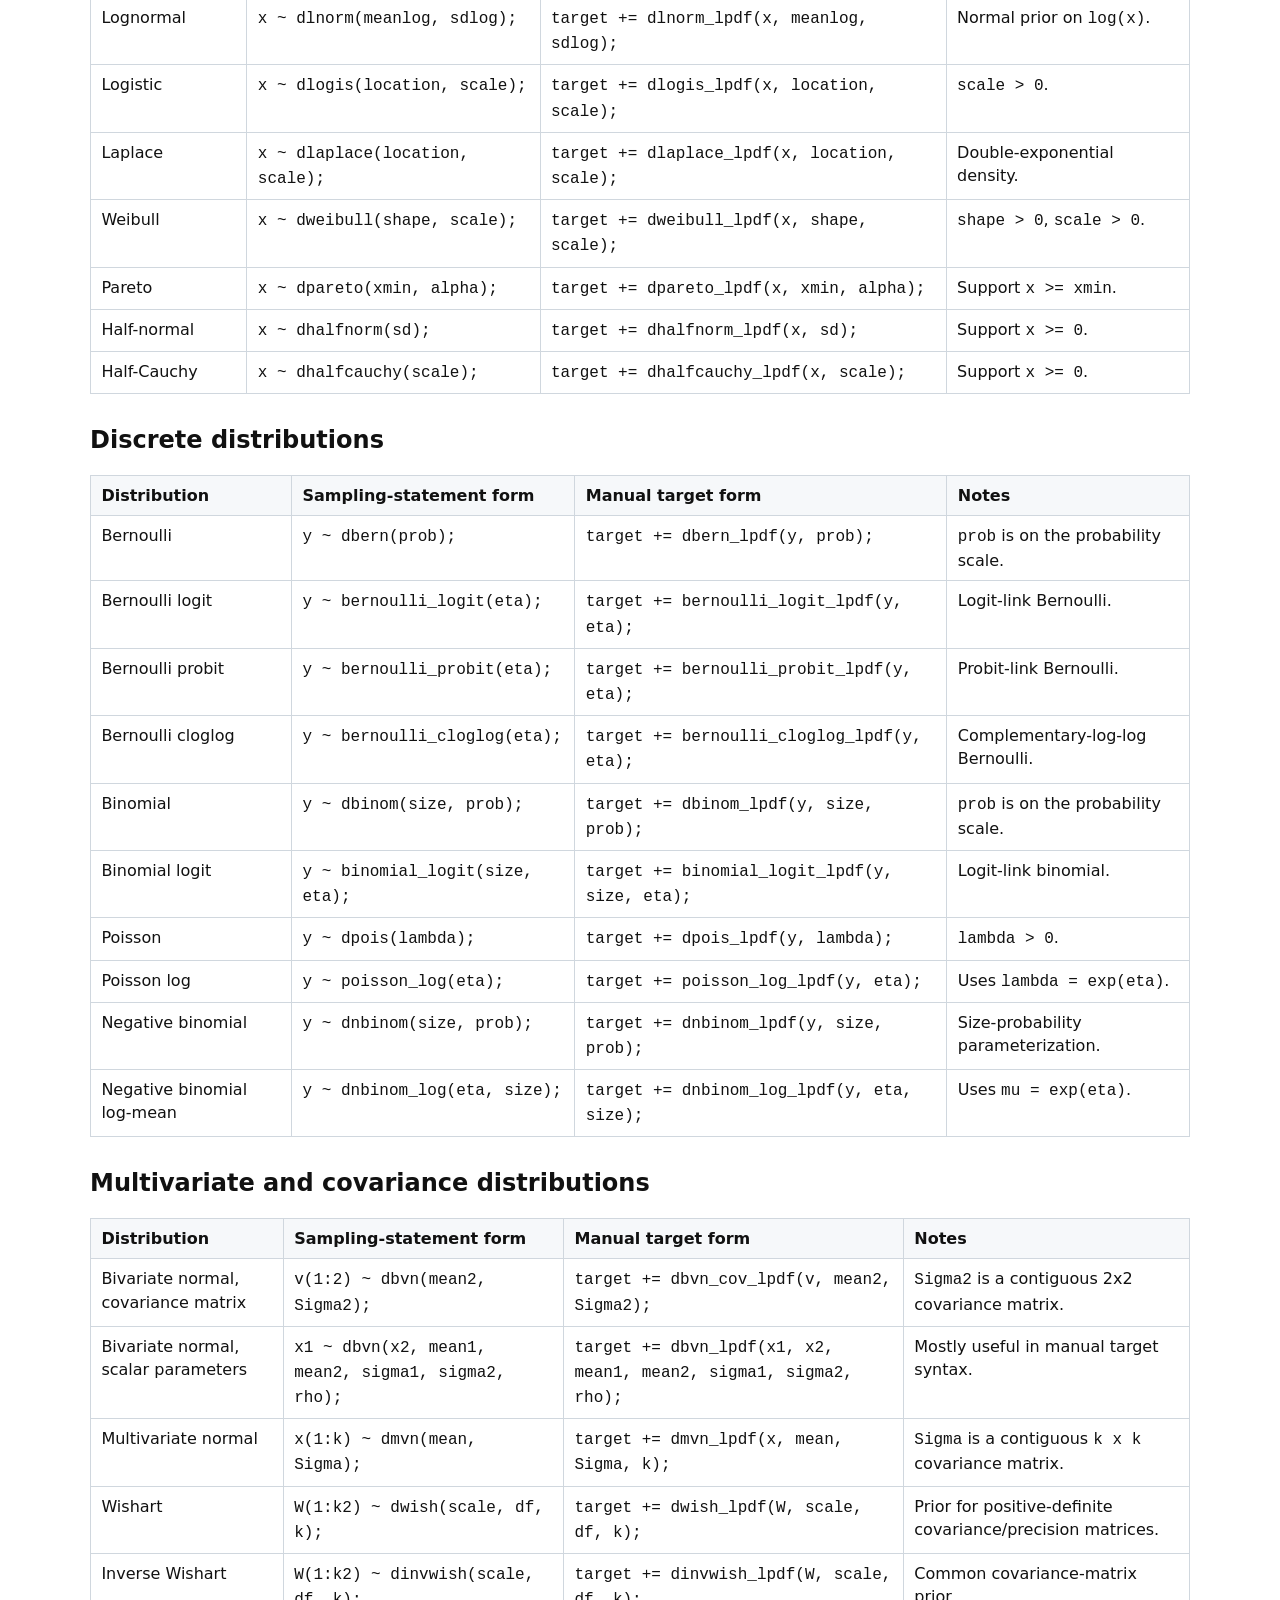
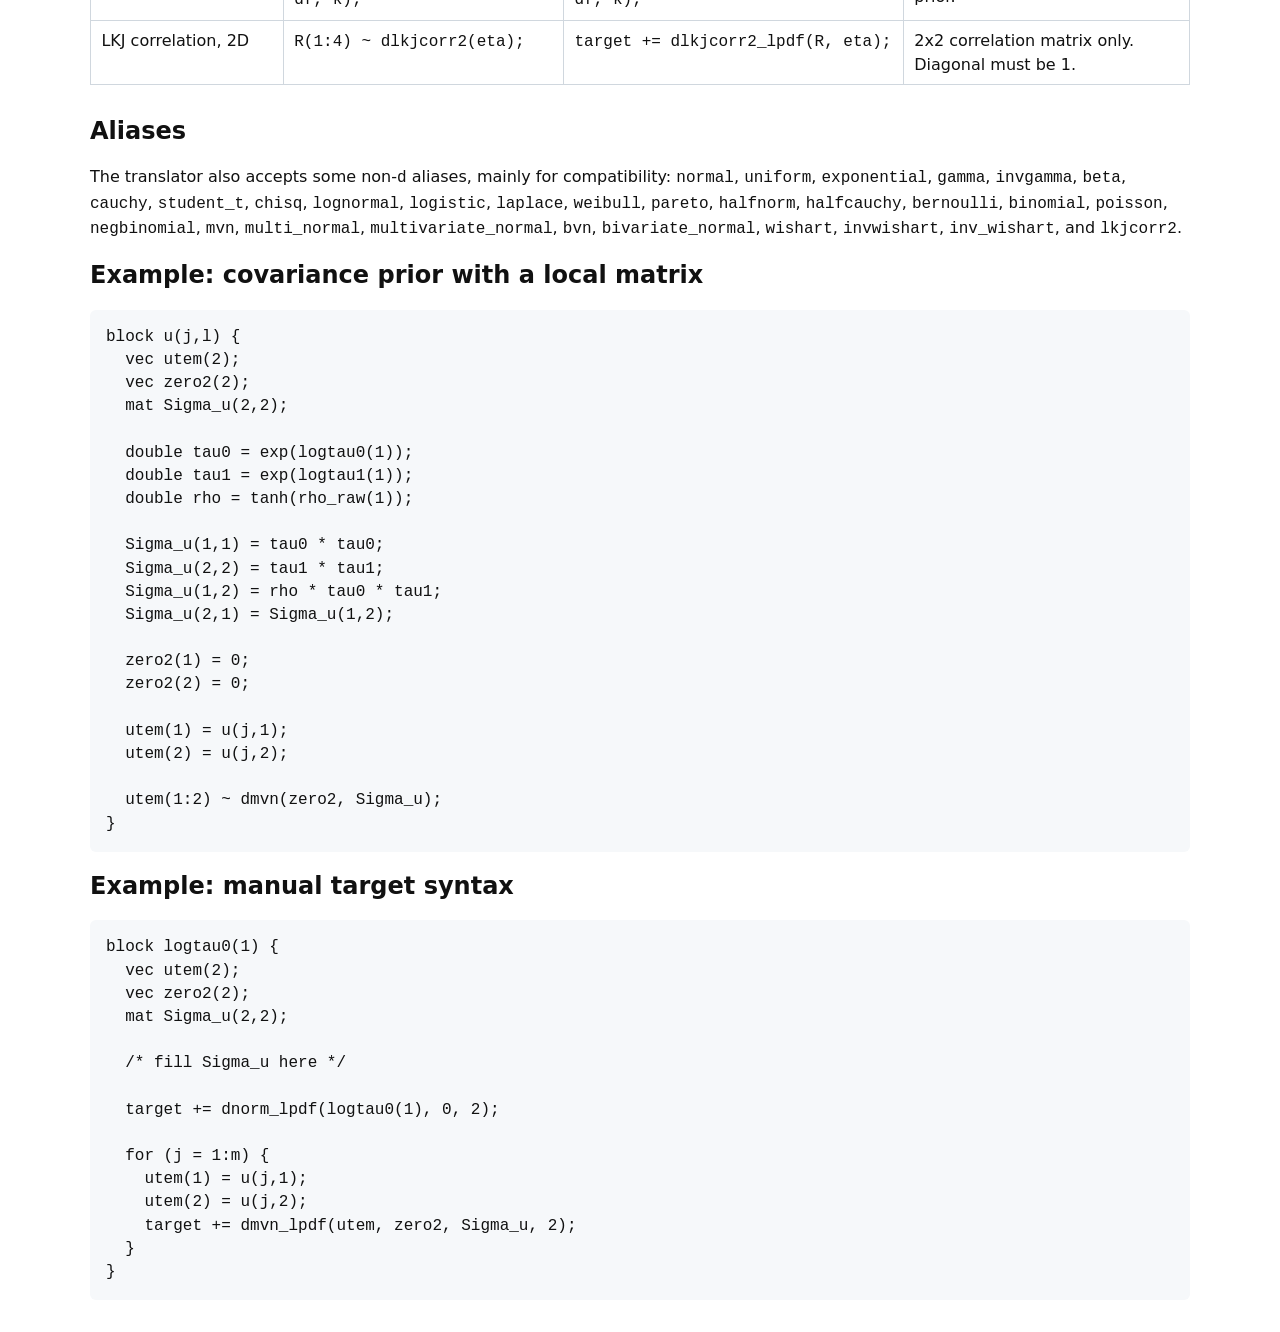
<file: docs/distributions.html>
<!doctype html>
<html lang="en">
<head>
    <!-- Google tag (gtag.js) -->
<script async src="https://www.googletagmanager.com/gtag/js?id=G-52WJGMN9FE"></script>
<script>
  window.dataLayer = window.dataLayer || [];
  function gtag(){dataLayer.push(arguments);}
  gtag('js', new Date());

  gtag('config', 'G-52WJGMN9FE');
</script>
  <meta charset="utf-8">
  <meta name="viewport" content="width=device-width, initial-scale=1">
  <title>XMCMC Distributions</title>
  <style>
    body { font-family: system-ui, -apple-system, BlinkMacSystemFont, "Segoe UI", sans-serif; line-height: 1.45; max-width: 1100px; margin: 2rem auto; padding: 0 1rem; color: #111; }
    h1, h2, h3 { line-height: 1.2; }
    code, pre { font-family: ui-monospace, SFMono-Regular, Menlo, Consolas, "Liberation Mono", monospace; }
    pre { background: #f6f8fa; padding: 1rem; overflow-x: auto; border-radius: 6px; }
    table { border-collapse: collapse; width: 100%; margin: 1rem 0 2rem; }
    th, td { border: 1px solid #d0d7de; padding: 0.5rem 0.65rem; vertical-align: top; }
    th { background: #f6f8fa; text-align: left; }
    .note { background: #fff8c5; border: 1px solid #eac54f; padding: 0.75rem 1rem; border-radius: 6px; }
    .small { font-size: 0.94rem; }
  </style>
</head>


<body>
  <h1>XMCMC Distribution Reference</h1>

  <p>This page lists the distributions currently exposed by the XMCMC model translator/header. Distribution names follow the XMCMC convention of using <code>d</code>-prefixed names such as <code>dnorm</code>, <code>dbern</code>, <code>dmvn</code>, and <code>dinvwish</code>.</p>

  <h2>Two ways to use a distribution</h2>

  <h3>1. Sampling-statement syntax</h3>
  <p>Use this when you want XMCMC to translate the distribution statement into an addition to the current block target.</p>

  <pre><code>theta ~ dnorm(0, 1);
y(i) ~ dnorm(mu(i), sigma);
z(i) ~ dbern(p(i));</code></pre>

  <p>For vector or matrix-like contiguous objects, use a range on the left side:</p>

  <pre><code>vec utem(2);
vec zero2(2);
mat Sigma(2,2);

utem(1:2) ~ dmvn(zero2, Sigma);</code></pre>

  <h3>2. Manual target-accumulator syntax</h3>
  <p>Use this when you want to write the log-density contribution explicitly. Blocks automatically have an accumulator named <code>target</code>, so users do not need to declare or return it.</p>

  <pre><code>target += dnorm_lpdf(theta, 0, 1);
target += normal_lpdf(theta, 0, 1);
target += dmvn_lpdf(utem, zero2, Sigma, 2);</code></pre>

  <div class="note small">
    <strong>Note:</strong> The sampling-statement syntax generally omits the left-hand variable from the argument list. The manual <code>target += ..._lpdf(...)</code> syntax includes the sampled value as the first argument.
  </div>

  <h2>Continuous scalar distributions</h2>
  <table>
    <thead>
      <tr>
        <th>Distribution</th>
        <th>Sampling-statement form</th>
        <th>Manual target form</th>
        <th>Notes</th>
      </tr>
    </thead>
    <tbody>
      <tr><td>Normal</td><td><code>x ~ dnorm(mean, sd);</code></td><td><code>target += dnorm_lpdf(x, mean, sd);</code></td><td><code>sd &gt; 0</code></td></tr>
      <tr><td>Standard normal</td><td><code>x ~ normal01();</code></td><td><code>target += normal01_lpdf(x);</code></td><td>Mean 0, SD 1.</td></tr>
      <tr><td>Normal with SD 1</td><td><code>x ~ normal_sd1(mean);</code></td><td><code>target += normal_sd1_lpdf(x, mean);</code></td><td>Useful hot-path helper.</td></tr>
      <tr><td>Uniform</td><td><code>x ~ dunif(min, max);</code></td><td><code>target += dunif_lpdf(x, min, max);</code></td><td><code>min &lt;= x &lt;= max</code>.</td></tr>
      <tr><td>Exponential</td><td><code>x ~ dexp(rate);</code></td><td><code>target += dexp_lpdf(x, rate);</code></td><td><code>rate &gt; 0</code>.</td></tr>
      <tr><td>Gamma</td><td><code>x ~ dgamma(shape, rate);</code></td><td><code>target += dgamma_lpdf(x, shape, rate);</code></td><td>Shape-rate parameterization.</td></tr>
      <tr><td>Inverse gamma</td><td><code>x ~ dinvgamma(shape, rate);</code></td><td><code>target += dinvgamma_lpdf(x, shape, rate);</code></td><td>Shape-rate parameterization.</td></tr>
      <tr><td>Beta</td><td><code>x ~ dbeta(a, b);</code></td><td><code>target += dbeta_lpdf(x, a, b);</code></td><td>Support <code>0 &lt; x &lt; 1</code>.</td></tr>
      <tr><td>Cauchy</td><td><code>x ~ dcauchy(location, scale);</code></td><td><code>target += dcauchy_lpdf(x, location, scale);</code></td><td><code>scale &gt; 0</code>.</td></tr>
      <tr><td>Student t</td><td><code>x ~ dt(df, location, scale);</code></td><td><code>target += dt_lpdf(x, df, location, scale);</code></td><td><code>df &gt; 0</code>, <code>scale &gt; 0</code>.</td></tr>
      <tr><td>Chi-square</td><td><code>x ~ dchisq(df);</code></td><td><code>target += dchisq_lpdf(x, df);</code></td><td><code>df &gt; 0</code>.</td></tr>
      <tr><td>Lognormal</td><td><code>x ~ dlnorm(meanlog, sdlog);</code></td><td><code>target += dlnorm_lpdf(x, meanlog, sdlog);</code></td><td>Normal prior on <code>log(x)</code>.</td></tr>
      <tr><td>Logistic</td><td><code>x ~ dlogis(location, scale);</code></td><td><code>target += dlogis_lpdf(x, location, scale);</code></td><td><code>scale &gt; 0</code>.</td></tr>
      <tr><td>Laplace</td><td><code>x ~ dlaplace(location, scale);</code></td><td><code>target += dlaplace_lpdf(x, location, scale);</code></td><td>Double-exponential density.</td></tr>
      <tr><td>Weibull</td><td><code>x ~ dweibull(shape, scale);</code></td><td><code>target += dweibull_lpdf(x, shape, scale);</code></td><td><code>shape &gt; 0</code>, <code>scale &gt; 0</code>.</td></tr>
      <tr><td>Pareto</td><td><code>x ~ dpareto(xmin, alpha);</code></td><td><code>target += dpareto_lpdf(x, xmin, alpha);</code></td><td>Support <code>x &gt;= xmin</code>.</td></tr>
      <tr><td>Half-normal</td><td><code>x ~ dhalfnorm(sd);</code></td><td><code>target += dhalfnorm_lpdf(x, sd);</code></td><td>Support <code>x &gt;= 0</code>.</td></tr>
      <tr><td>Half-Cauchy</td><td><code>x ~ dhalfcauchy(scale);</code></td><td><code>target += dhalfcauchy_lpdf(x, scale);</code></td><td>Support <code>x &gt;= 0</code>.</td></tr>
    </tbody>
  </table>

  <h2>Discrete distributions</h2>
  <table>
    <thead>
      <tr>
        <th>Distribution</th>
        <th>Sampling-statement form</th>
        <th>Manual target form</th>
        <th>Notes</th>
      </tr>
    </thead>
    <tbody>
      <tr><td>Bernoulli</td><td><code>y ~ dbern(prob);</code></td><td><code>target += dbern_lpdf(y, prob);</code></td><td><code>prob</code> is on the probability scale.</td></tr>
      <tr><td>Bernoulli logit</td><td><code>y ~ bernoulli_logit(eta);</code></td><td><code>target += bernoulli_logit_lpdf(y, eta);</code></td><td>Logit-link Bernoulli.</td></tr>
      <tr><td>Bernoulli probit</td><td><code>y ~ bernoulli_probit(eta);</code></td><td><code>target += bernoulli_probit_lpdf(y, eta);</code></td><td>Probit-link Bernoulli.</td></tr>
      <tr><td>Bernoulli cloglog</td><td><code>y ~ bernoulli_cloglog(eta);</code></td><td><code>target += bernoulli_cloglog_lpdf(y, eta);</code></td><td>Complementary-log-log Bernoulli.</td></tr>
      <tr><td>Binomial</td><td><code>y ~ dbinom(size, prob);</code></td><td><code>target += dbinom_lpdf(y, size, prob);</code></td><td><code>prob</code> is on the probability scale.</td></tr>
      <tr><td>Binomial logit</td><td><code>y ~ binomial_logit(size, eta);</code></td><td><code>target += binomial_logit_lpdf(y, size, eta);</code></td><td>Logit-link binomial.</td></tr>
      <tr><td>Poisson</td><td><code>y ~ dpois(lambda);</code></td><td><code>target += dpois_lpdf(y, lambda);</code></td><td><code>lambda &gt; 0</code>.</td></tr>
      <tr><td>Poisson log</td><td><code>y ~ poisson_log(eta);</code></td><td><code>target += poisson_log_lpdf(y, eta);</code></td><td>Uses <code>lambda = exp(eta)</code>.</td></tr>
      <tr><td>Negative binomial</td><td><code>y ~ dnbinom(size, prob);</code></td><td><code>target += dnbinom_lpdf(y, size, prob);</code></td><td>Size-probability parameterization.</td></tr>
      <tr><td>Negative binomial log-mean</td><td><code>y ~ dnbinom_log(eta, size);</code></td><td><code>target += dnbinom_log_lpdf(y, eta, size);</code></td><td>Uses <code>mu = exp(eta)</code>.</td></tr>
    </tbody>
  </table>

  <h2>Multivariate and covariance distributions</h2>
  <table>
    <thead>
      <tr>
        <th>Distribution</th>
        <th>Sampling-statement form</th>
        <th>Manual target form</th>
        <th>Notes</th>
      </tr>
    </thead>
    <tbody>
      <tr><td>Bivariate normal, covariance matrix</td><td><code>v(1:2) ~ dbvn(mean2, Sigma2);</code></td><td><code>target += dbvn_cov_lpdf(v, mean2, Sigma2);</code></td><td><code>Sigma2</code> is a contiguous 2x2 covariance matrix.</td></tr>
      <tr><td>Bivariate normal, scalar parameters</td><td><code>x1 ~ dbvn(x2, mean1, mean2, sigma1, sigma2, rho);</code></td><td><code>target += dbvn_lpdf(x1, x2, mean1, mean2, sigma1, sigma2, rho);</code></td><td>Mostly useful in manual target syntax.</td></tr>
      <tr><td>Multivariate normal</td><td><code>x(1:k) ~ dmvn(mean, Sigma);</code></td><td><code>target += dmvn_lpdf(x, mean, Sigma, k);</code></td><td><code>Sigma</code> is a contiguous <code>k x k</code> covariance matrix.</td></tr>
      <tr><td>Wishart</td><td><code>W(1:k2) ~ dwish(scale, df, k);</code></td><td><code>target += dwish_lpdf(W, scale, df, k);</code></td><td>Prior for positive-definite covariance/precision matrices.</td></tr>
      <tr><td>Inverse Wishart</td><td><code>W(1:k2) ~ dinvwish(scale, df, k);</code></td><td><code>target += dinvwish_lpdf(W, scale, df, k);</code></td><td>Common covariance-matrix prior.</td></tr>
      <tr><td>LKJ correlation, 2D</td><td><code>R(1:4) ~ dlkjcorr2(eta);</code></td><td><code>target += dlkjcorr2_lpdf(R, eta);</code></td><td>2x2 correlation matrix only. Diagonal must be 1.</td></tr>
    </tbody>
  </table>

  <h2>Aliases</h2>
  <p>The translator also accepts some non-<code>d</code> aliases, mainly for compatibility: <code>normal</code>, <code>uniform</code>, <code>exponential</code>, <code>gamma</code>, <code>invgamma</code>, <code>beta</code>, <code>cauchy</code>, <code>student_t</code>, <code>chisq</code>, <code>lognormal</code>, <code>logistic</code>, <code>laplace</code>, <code>weibull</code>, <code>pareto</code>, <code>halfnorm</code>, <code>halfcauchy</code>, <code>bernoulli</code>, <code>binomial</code>, <code>poisson</code>, <code>negbinomial</code>, <code>mvn</code>, <code>multi_normal</code>, <code>multivariate_normal</code>, <code>bvn</code>, <code>bivariate_normal</code>, <code>wishart</code>, <code>invwishart</code>, <code>inv_wishart</code>, and <code>lkjcorr2</code>.</p>

  <h2>Example: covariance prior with a local matrix</h2>
  <pre><code>block u(j,l) {
  vec utem(2);
  vec zero2(2);
  mat Sigma_u(2,2);

  double tau0 = exp(logtau0(1));
  double tau1 = exp(logtau1(1));
  double rho = tanh(rho_raw(1));

  Sigma_u(1,1) = tau0 * tau0;
  Sigma_u(2,2) = tau1 * tau1;
  Sigma_u(1,2) = rho * tau0 * tau1;
  Sigma_u(2,1) = Sigma_u(1,2);

  zero2(1) = 0;
  zero2(2) = 0;

  utem(1) = u(j,1);
  utem(2) = u(j,2);

  utem(1:2) ~ dmvn(zero2, Sigma_u);
}</code></pre>

  <h2>Example: manual target syntax</h2>
  <pre><code>block logtau0(1) {
  vec utem(2);
  vec zero2(2);
  mat Sigma_u(2,2);

  /* fill Sigma_u here */

  target += dnorm_lpdf(logtau0(1), 0, 2);

  for (j = 1:m) {
    utem(1) = u(j,1);
    utem(2) = u(j,2);
    target += dmvn_lpdf(utem, zero2, Sigma_u, 2);
  }
}</code></pre>

</body>
</html>
</file>
<file: assets/style.css>
:root {
  --page-bg: #f8f9fa;
  --content-bg: #ffffff;
  --border: #a2a9b1;
  --border-light: #c8ccd1;
  --text: #202122;
  --muted: #54595d;
  --link: #0645ad;
  --link-visited: #0b0080;
  --accent: #079b96;
  --nav-bg: #f6f6f6;
  --code-bg: #f5f5f5;
  --notice-bg: #f8f9fa;
}
* { box-sizing: border-box; }
html { font-size: 16px; }
body {
  margin: 0;
  background: var(--page-bg);
  color: var(--text);
  font-family: -apple-system, BlinkMacSystemFont, "Segoe UI", Roboto, Inter, Helvetica, Arial, sans-serif;
  line-height: 1.58;
}
a { color: var(--link); text-decoration: none; }
a:visited { color: var(--link-visited); }
a:hover { text-decoration: underline; }
.site-shell { max-width: 1180px; margin: 0 auto; display: grid; grid-template-columns: 13.5rem 1fr; gap: 1.25rem; padding: 1rem; }
.sidebar { position: sticky; top: 1rem; align-self: start; font-size: .92rem; }
.brand { display: flex; align-items: center; gap: .7rem; margin-bottom: 1rem; color: var(--text); }
.brand img { width: 44px; height: 44px; border-radius: 8px; }
.brand strong { font-size: 1.25rem; letter-spacing: .02em; }
.navbox { border: 1px solid var(--border-light); background: var(--nav-bg); padding: .75rem .85rem; margin-bottom: .85rem; }
.navbox h2 { font-size: .9rem; margin: 0 0 .45rem; border-bottom: 1px solid var(--border-light); padding-bottom: .25rem; }
.navbox ul { list-style: none; margin: 0; padding: 0; }
.navbox li { margin: .28rem 0; }
.content { min-width: 0; background: var(--content-bg); border: 1px solid var(--border); padding: 1.25rem 1.6rem 2rem; }
.topline { display: flex; justify-content: space-between; gap: 1rem; align-items: baseline; border-bottom: 1px solid var(--border); margin-bottom: 1rem; }
h1 { font-family: Georgia, "Times New Roman", Times, serif; font-weight: 400; font-size: 2.05rem; line-height: 1.2; margin: 0 0 .3rem; }
h2 { font-family: Georgia, "Times New Roman", Times, serif; font-weight: 400; font-size: 1.45rem; border-bottom: 1px solid var(--border-light); padding-bottom: .18rem; margin-top: 1.55rem; }
h3 { font-size: 1.06rem; margin-top: 1.2rem; }
.subtitle { color: var(--muted); margin-top: 0; }
.page-tabs { font-size: .88rem; white-space: nowrap; }
.lede { font-size: 1.04rem; }
.infobox { float: right; width: 278px; margin: .2rem 0 1rem 1.35rem; border: 1px solid var(--border); background: var(--nav-bg); font-size: .91rem; }
.infobox-title { text-align: center; font-weight: 700; background: #d8ecff; padding: .45rem; border-bottom: 1px solid var(--border); }
.infobox img { display: block; width: 100%; background: white; border-bottom: 1px solid var(--border-light); }
.infobox table { width: 100%; border-collapse: collapse; }
.infobox th, .infobox td { padding: .38rem .5rem; border-top: 1px solid var(--border-light); vertical-align: top; }
.infobox th { text-align: left; width: 38%; font-weight: 600; }
.toc { display: inline-block; min-width: 250px; border: 1px solid var(--border); background: var(--nav-bg); padding: .65rem 1rem; margin: .5rem 0 1rem; font-size: .92rem; }
.toc strong { display: block; text-align: center; margin-bottom: .25rem; }
.toc ol { margin: .2rem 0 .1rem 1.2rem; padding: 0; }
.notice { border: 1px solid var(--border-light); border-left: 4px solid var(--accent); background: var(--notice-bg); padding: .75rem .9rem; margin: 1rem 0; }
.grid { display: grid; grid-template-columns: repeat(2, minmax(0, 1fr)); gap: .9rem; }
.card { border: 1px solid var(--border-light); background: #fff; padding: .9rem; }
.card h3 { margin-top: 0; }
pre, code { font-family: ui-monospace, SFMono-Regular, Menlo, Consolas, "Liberation Mono", monospace; }
code { background: var(--code-bg); padding: .08rem .25rem; border: 1px solid #eaecf0; }
pre { overflow-x: auto; background: var(--code-bg); border: 1px solid var(--border-light); padding: .85rem; line-height: 1.45; }
table.data { width: 100%; border-collapse: collapse; margin: .75rem 0; }
table.data th, table.data td { border: 1px solid var(--border-light); padding: .45rem .55rem; text-align: left; }
table.data th { background: var(--nav-bg); }
footer { color: var(--muted); border-top: 1px solid var(--border-light); margin-top: 2rem; padding-top: .8rem; font-size: .88rem; }
.clearfix::after { content: ""; display: block; clear: both; }
@media (max-width: 850px) {
  .site-shell { display: block; padding: .5rem; }
  .sidebar { position: static; margin-bottom: .75rem; }
  .content { padding: 1rem; }
  .infobox { float: none; width: 100%; margin: 0 0 1rem; }
  .grid { grid-template-columns: 1fr; }
  .topline { display: block; }
  .page-tabs { white-space: normal; }
}
</file>
